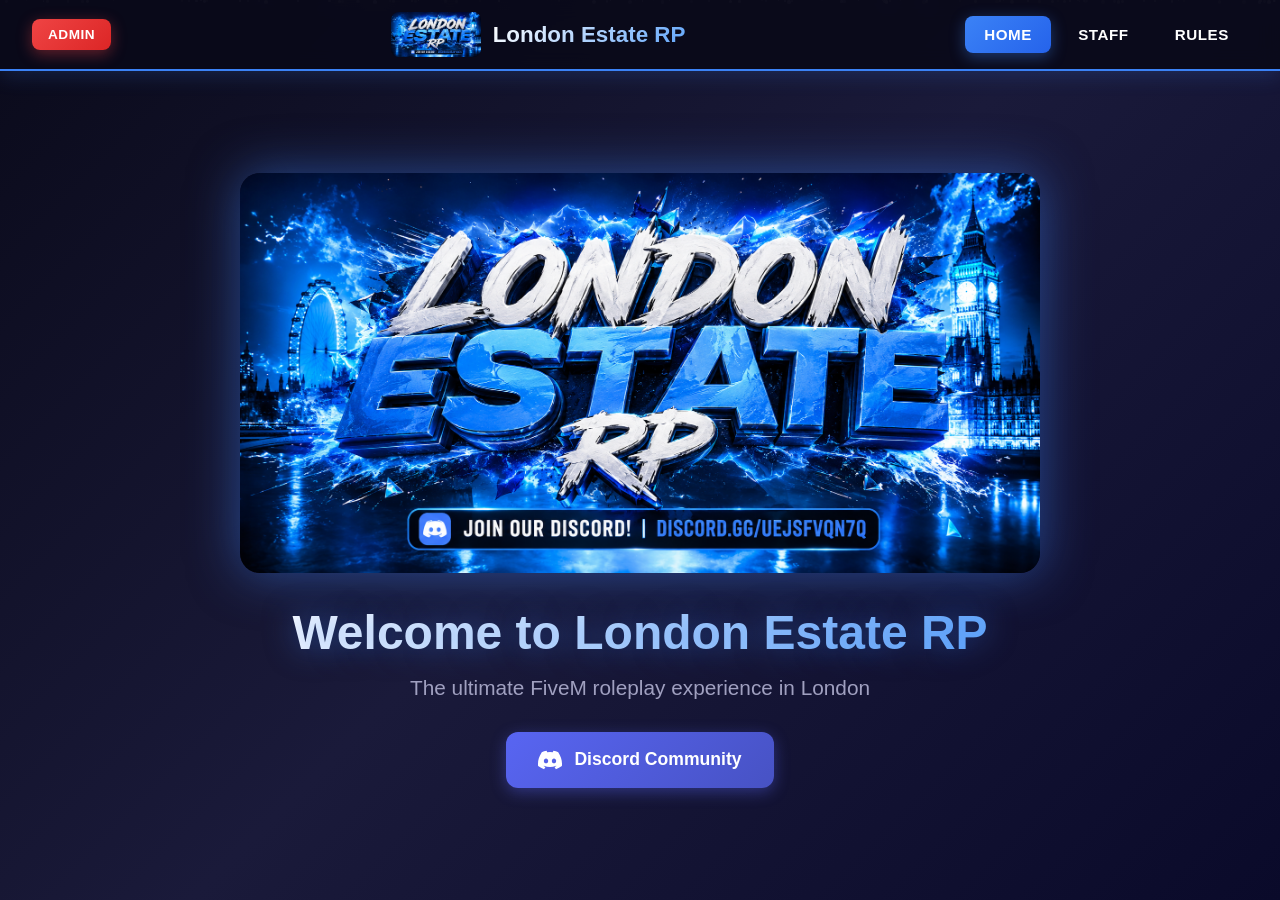
<file: index.html>
<!DOCTYPE html>
<html lang="en">
<head>
    <meta charset="UTF-8">
    <meta name="viewport" content="width=device-width, initial-scale=1.0">
    <title>London Estate RP - Home</title>
    <link rel="stylesheet" href="styles.css">
</head>
<body>
    <div class="stars"></div>
    
    <nav>
        <div class="nav-container">
            <button class="admin-btn" onclick="openAdminModal()">ADMIN</button>
            <a href="index.html" class="nav-logo">
                <img src="london-estate-rp-banner.png" alt="London Estate RP Logo">
                <span class="nav-logo-text">London Estate RP</span>
            </a>
            <div class="nav-links">
                <a href="index.html" class="nav-link active">Home</a>
                <a href="staff.html" class="nav-link">Staff</a>
                <a href="rules.html" class="nav-link">Rules</a>
            </div>
        </div>
    </nav>

    <!-- Admin Login Modal -->
    <div id="adminModal" class="modal">
        <div class="modal-content pin-modal">
            <span class="close" onclick="closeAdminModal()">&times;</span>
            <h2>Admin Access</h2>
            <p>Enter PIN code:</p>
            <div class="pin-display" id="pinDisplay">
                <span class="pin-dot"></span>
                <span class="pin-dot"></span>
                <span class="pin-dot"></span>
                <span class="pin-dot"></span>
            </div>
            <div class="keypad">
                <button class="keypad-btn" onclick="enterPin(1)">1</button>
                <button class="keypad-btn" onclick="enterPin(2)">2</button>
                <button class="keypad-btn" onclick="enterPin(3)">3</button>
                <button class="keypad-btn" onclick="enterPin(4)">4</button>
                <button class="keypad-btn" onclick="enterPin(5)">5</button>
                <button class="keypad-btn" onclick="enterPin(6)">6</button>
                <button class="keypad-btn" onclick="enterPin(7)">7</button>
                <button class="keypad-btn" onclick="enterPin(8)">8</button>
                <button class="keypad-btn" onclick="enterPin(9)">9</button>
                <button class="keypad-btn clear-btn" onclick="clearPin()">Clear</button>
                <button class="keypad-btn" onclick="enterPin(0)">0</button>
                <button class="keypad-btn submit-btn" onclick="submitPin()">Submit</button>
            </div>
            <p id="errorMessage" class="error"></p>
        </div>
    </div>

    <main>
        <div class="hero">
            <img src="london-estate-rp-banner.png" alt="London Estate RP" class="banner">
            <h1>Welcome to London Estate RP</h1>
            <p>The ultimate FiveM roleplay experience in London</p>
            <a href="https://discord.gg/jZYzh3n5dC" target="_blank" class="discord-btn">
                <svg width="24" height="24" viewBox="0 0 24 24" fill="currentColor">
                    <path d="M20.317 4.37a19.791 19.791 0 0 0-4.885-1.515.074.074 0 0 0-.079.037c-.21.375-.444.864-.608 1.25a18.27 18.27 0 0 0-5.487 0 12.64 12.64 0 0 0-.617-1.25.077.077 0 0 0-.079-.037A19.736 19.736 0 0 0 3.677 4.37a.07.07 0 0 0-.032.027C.533 9.046-.32 13.58.099 18.057a.082.082 0 0 0 .031.057 19.9 19.9 0 0 0 5.993 3.03.078.078 0 0 0 .084-.028 14.09 14.09 0 0 0 1.226-1.994.076.076 0 0 0-.041-.106 13.107 13.107 0 0 1-1.872-.892.077.077 0 0 1-.008-.128 10.2 10.2 0 0 0 .372-.292.074.074 0 0 1 .077-.01c3.928 1.793 8.18 1.793 12.062 0a.074.074 0 0 1 .078.01c.12.098.246.198.373.292a.077.077 0 0 1-.006.127 12.299 12.299 0 0 1-1.873.892.077.077 0 0 0-.041.107c.36.698.772 1.362 1.225 1.993a.076.076 0 0 0 .084.028 19.839 19.839 0 0 0 6.002-3.03.077.077 0 0 0 .032-.054c.5-5.177-.838-9.674-3.549-13.66a.061.061 0 0 0-.031-.03zM8.02 15.33c-1.183 0-2.157-1.085-2.157-2.419 0-1.333.956-2.419 2.157-2.419 1.21 0 2.176 1.096 2.157 2.42 0 1.333-.956 2.418-2.157 2.418zm7.975 0c-1.183 0-2.157-1.085-2.157-2.419 0-1.333.955-2.419 2.157-2.419 1.21 0 2.176 1.096 2.157 2.42 0 1.333-.946 2.418-2.157 2.418z"/>
                </svg>
                Discord Community
            </a>
        </div>
    </main>

    <script src="script.js"></script>
    <script src="admin.js"></script>
</body>
</html>
</file>
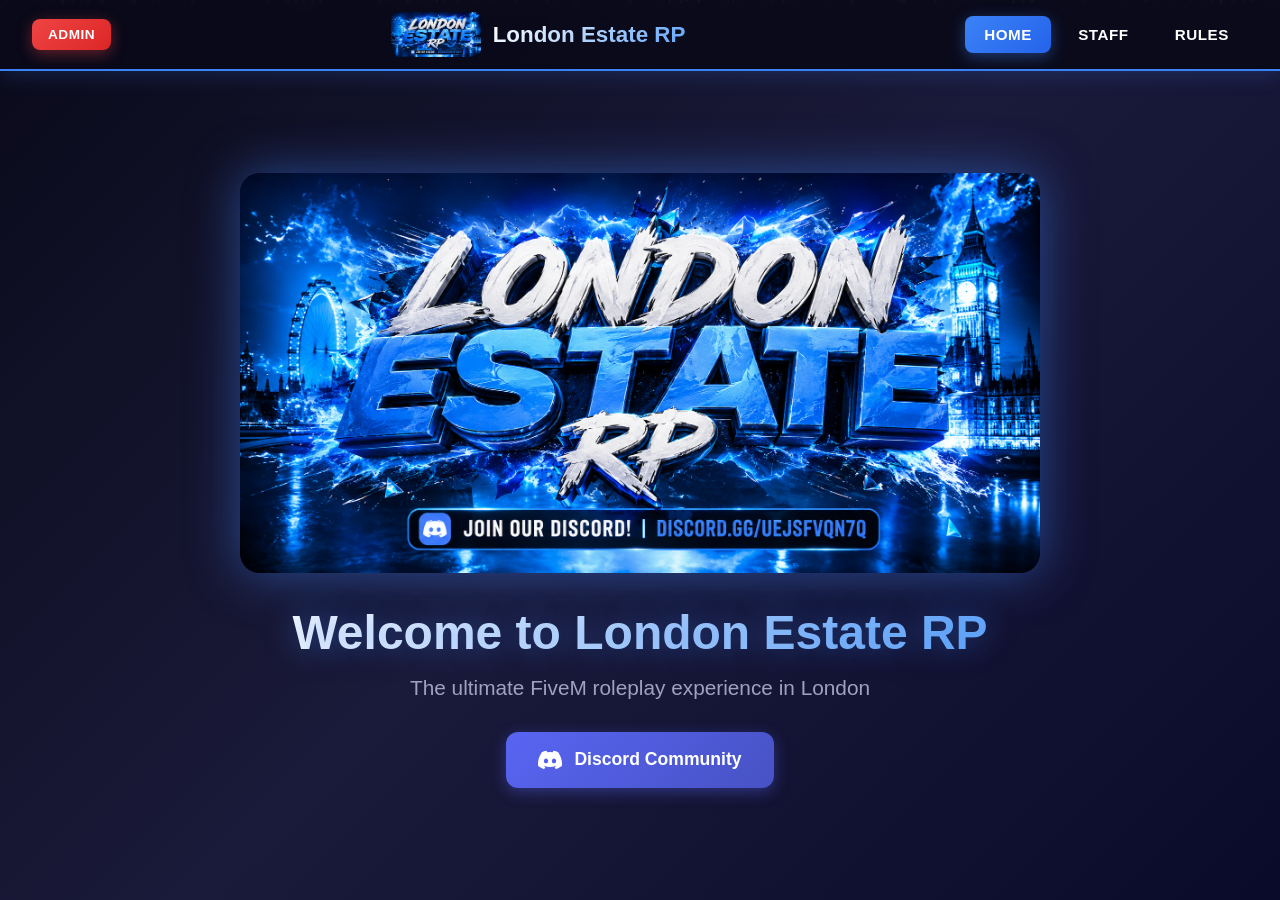
<file: admin.html>
<!DOCTYPE html>
<html lang="en">
<head>
    <meta charset="UTF-8">
    <meta name="viewport" content="width=device-width, initial-scale=1.0">
    <title>London Estate RP - Admin Panel</title>
    <link rel="stylesheet" href="styles.css">
</head>
<body>
    <div class="stars"></div>
    
    <nav>
        <div class="nav-container">
            <button class="admin-btn" onclick="logoutAdmin()">LOGOUT</button>
            <a href="index.html" class="nav-logo">
                <img src="london-estate-rp-banner.png" alt="London Estate RP Logo">
                <span class="nav-logo-text">London Estate RP</span>
            </a>
            <div class="nav-links">
                <a href="index.html" class="nav-link">Home</a>
                <a href="staff.html" class="nav-link">Staff</a>
                <a href="rules.html" class="nav-link">Rules</a>
            </div>
        </div>
    </nav>

    <main>
        <div class="admin-header">
            <h1>Admin Dashboard</h1>
            <p>Manage your server content</p>
        </div>

        <div class="admin-dashboard">
            <!-- Stats Cards -->
            <div class="stats-grid">
                <div class="stat-card">
                    <div class="stat-icon staff-icon">
                        <svg width="32" height="32" viewBox="0 0 24 24" fill="currentColor">
                            <path d="M12 12c2.21 0 4-1.79 4-4s-1.79-4-4-4-4 1.79-4 4 1.79 4 4 4zm0 2c-2.67 0-8 1.34-8 4v2h16v-2c0-2.66-5.33-4-8-4z"/>
                        </svg>
                    </div>
                    <div class="stat-info">
                        <h3 id="staffCount">0</h3>
                        <p>Staff Members</p>
                    </div>
                </div>
                <div class="stat-card">
                    <div class="stat-icon rules-icon">
                        <svg width="32" height="32" viewBox="0 0 24 24" fill="currentColor">
                            <path d="M14 2H6c-1.1 0-1.99.9-1.99 2L4 20c0 1.1.89 2 1.99 2H18c1.1 0 2-.9 2-2V8l-6-6zm2 16H8v-2h8v2zm0-4H8v-2h8v2zm-3-5V3.5L18.5 9H13z"/>
                        </svg>
                    </div>
                    <div class="stat-info">
                        <h3 id="rulesCount">0</h3>
                        <p>Active Rules</p>
                    </div>
                </div>
                <div class="stat-card">
                    <div class="stat-icon status-icon">
                        <svg width="32" height="32" viewBox="0 0 24 24" fill="currentColor">
                            <path d="M12 2C6.48 2 2 6.48 2 12s4.48 10 10 10 10-4.48 10-10S17.52 2 12 2zm-2 15l-5-5 1.41-1.41L10 14.17l7.59-7.59L19 8l-9 9z"/>
                        </svg>
                    </div>
                    <div class="stat-info">
                        <h3>Online</h3>
                        <p>System Status</p>
                    </div>
                </div>
            </div>

            <!-- Tabs -->
            <div class="admin-tabs">
                <button class="tab-btn active" onclick="switchTab('staff')">
                    <svg width="20" height="20" viewBox="0 0 24 24" fill="currentColor">
                        <path d="M12 12c2.21 0 4-1.79 4-4s-1.79-4-4-4-4 1.79-4 4 1.79 4 4 4zm0 2c-2.67 0-8 1.34-8 4v2h16v-2c0-2.66-5.33-4-8-4z"/>
                    </svg>
                    Staff Management
                </button>
                <button class="tab-btn" onclick="switchTab('rules')">
                    <svg width="20" height="20" viewBox="0 0 24 24" fill="currentColor">
                        <path d="M14 2H6c-1.1 0-1.99.9-1.99 2L4 20c0 1.1.89 2 1.99 2H18c1.1 0 2-.9 2-2V8l-6-6zm2 16H8v-2h8v2zm0-4H8v-2h8v2zm-3-5V3.5L18.5 9H13z"/>
                    </svg>
                    Rules Management
                </button>
            </div>

            <!-- Staff Management Tab -->
            <div id="staffTab" class="tab-content active">
                <div class="admin-section">
                    <div class="section-header">
                        <h2>Staff Members</h2>
                        <button class="add-btn" onclick="addStaffMember()">
                            <svg width="20" height="20" viewBox="0 0 24 24" fill="currentColor">
                                <path d="M19 13h-6v6h-2v-6H5v-2h6V5h2v6h6v2z"/>
                            </svg>
                            Add Staff Member
                        </button>
                    </div>
                    <div id="staffList" class="admin-list">
                        <!-- Staff members will be loaded here -->
                    </div>
                </div>
            </div>

            <!-- Rules Management Tab -->
            <div id="rulesTab" class="tab-content">
                <div class="admin-section">
                    <div class="section-header">
                        <h2>Server Rules</h2>
                        <button class="add-btn" onclick="addRule()">
                            <svg width="20" height="20" viewBox="0 0 24 24" fill="currentColor">
                                <path d="M19 13h-6v6h-2v-6H5v-2h6V5h2v6h6v2z"/>
                            </svg>
                            Add Rule
                        </button>
                    </div>
                    <div id="rulesList" class="admin-list">
                        <!-- Rules will be loaded here -->
                    </div>
                    <div class="save-section">
                        <button class="save-btn" onclick="saveRules()">
                            <svg width="20" height="20" viewBox="0 0 24 24" fill="currentColor">
                                <path d="M17 3H5c-1.11 0-2 .9-2 2v14c0 1.1.89 2 2 2h14c1.1 0 2-.9 2-2V7l-4-4zm-5 16c-1.66 0-3-1.34-3-3s1.34-3 3-3 3 1.34 3 3-1.34 3-3 3zm3-10H5V5h10v4z"/>
                            </svg>
                            Save All Changes
                        </button>
                    </div>
                </div>
            </div>
        </div>
    </main>

    <script src="admin.js"></script>
</body>
</html>
</file>
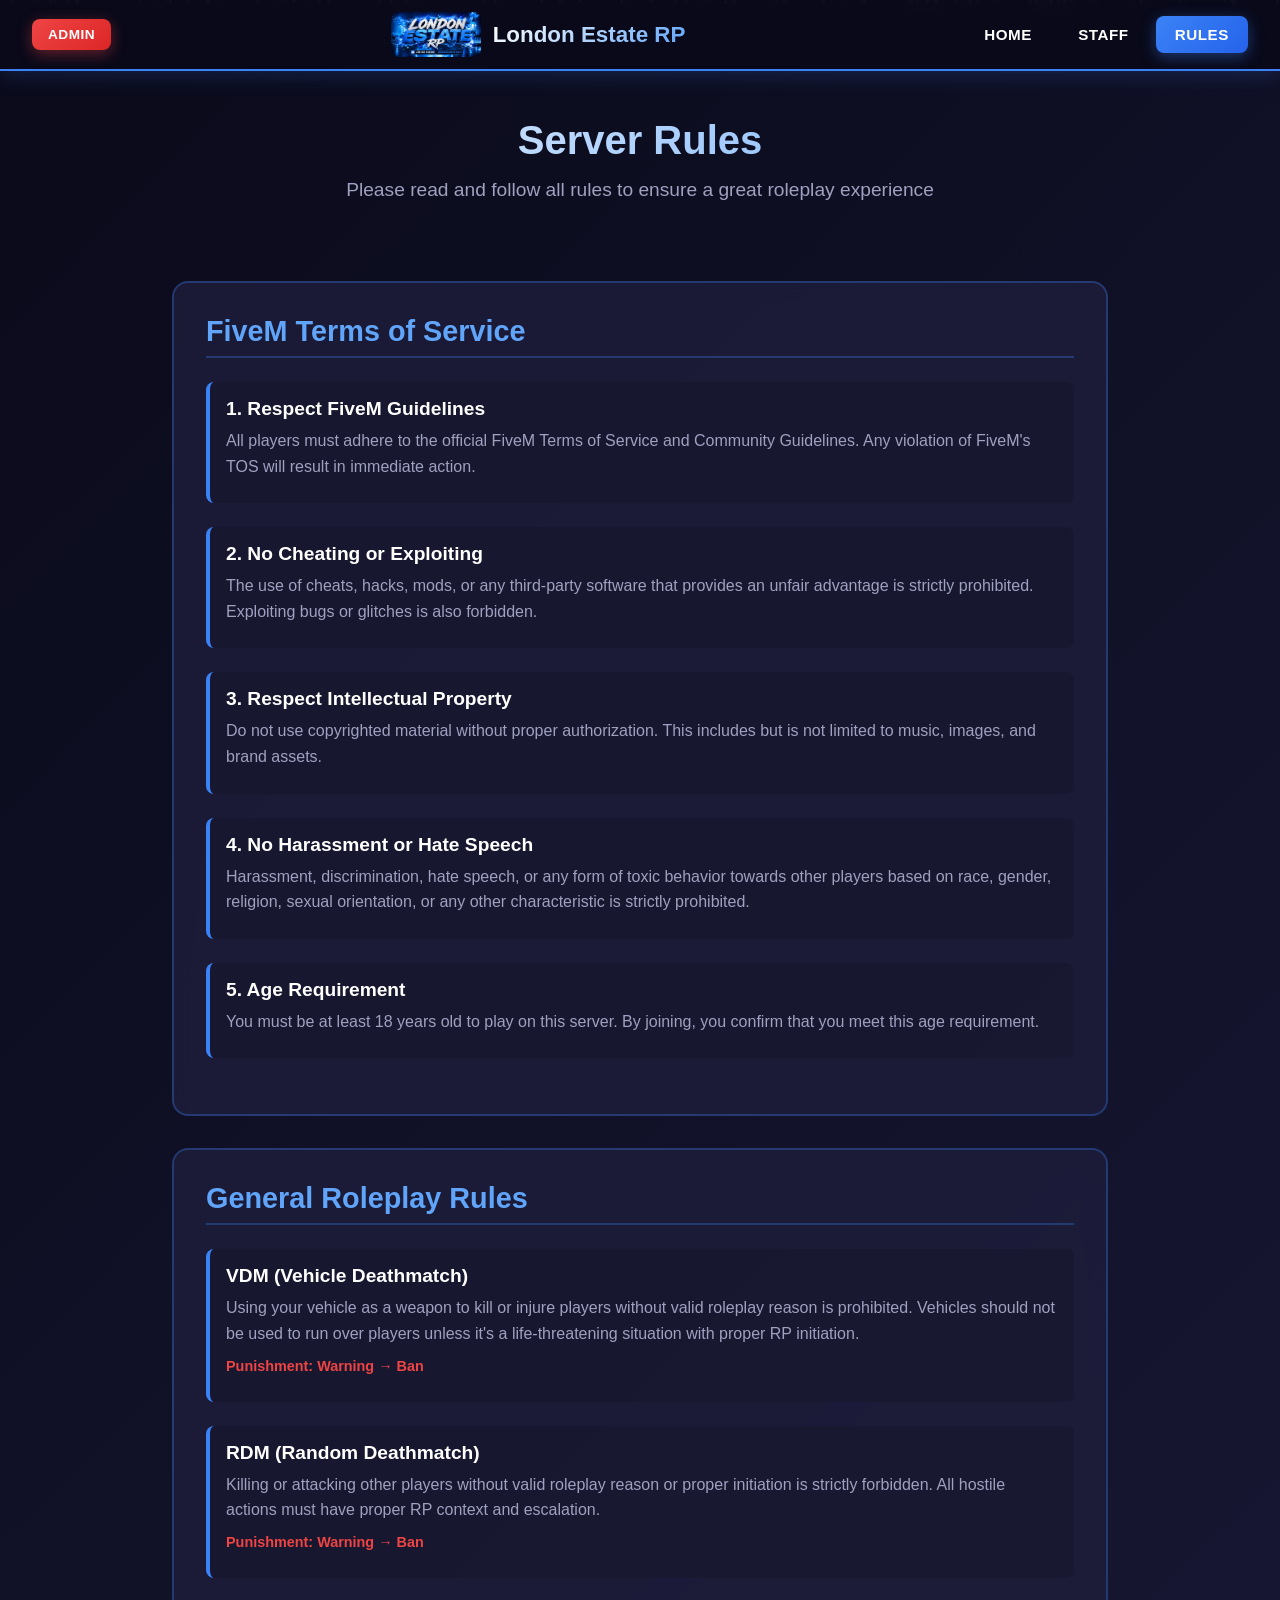
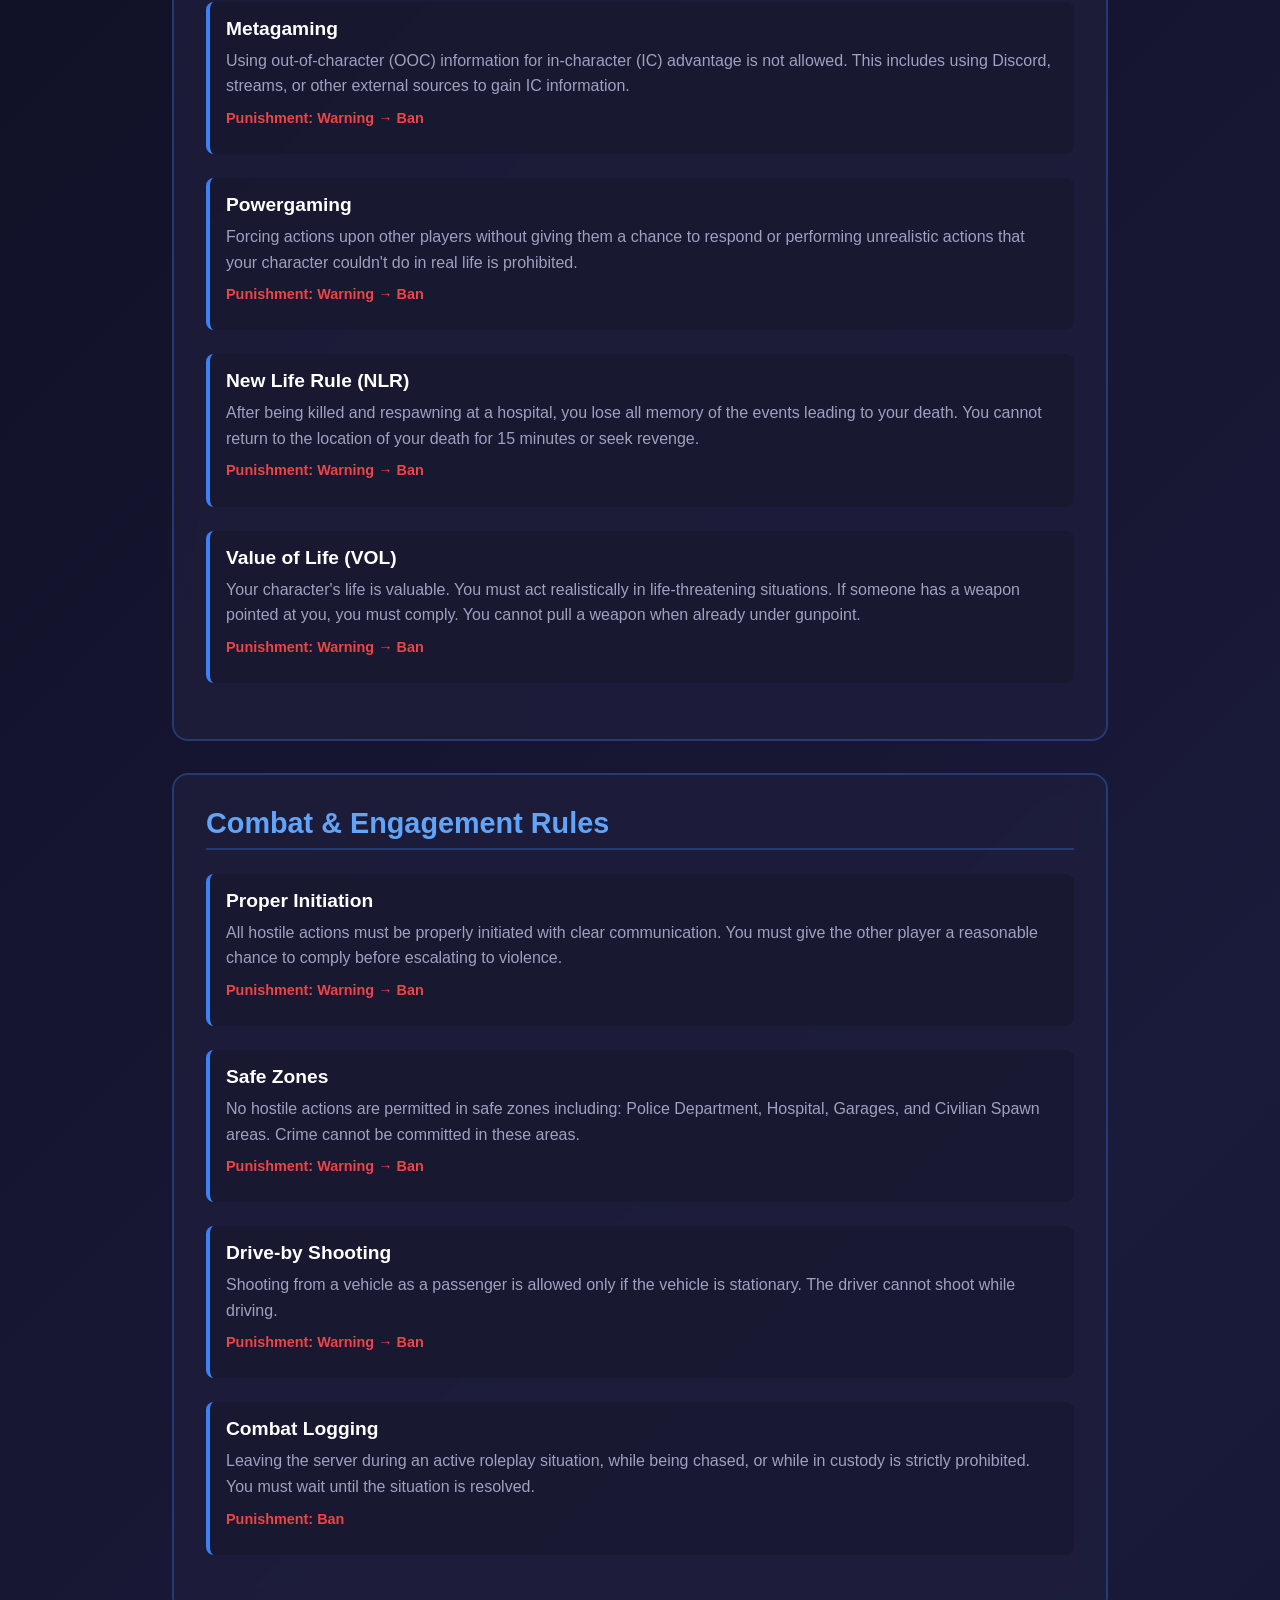
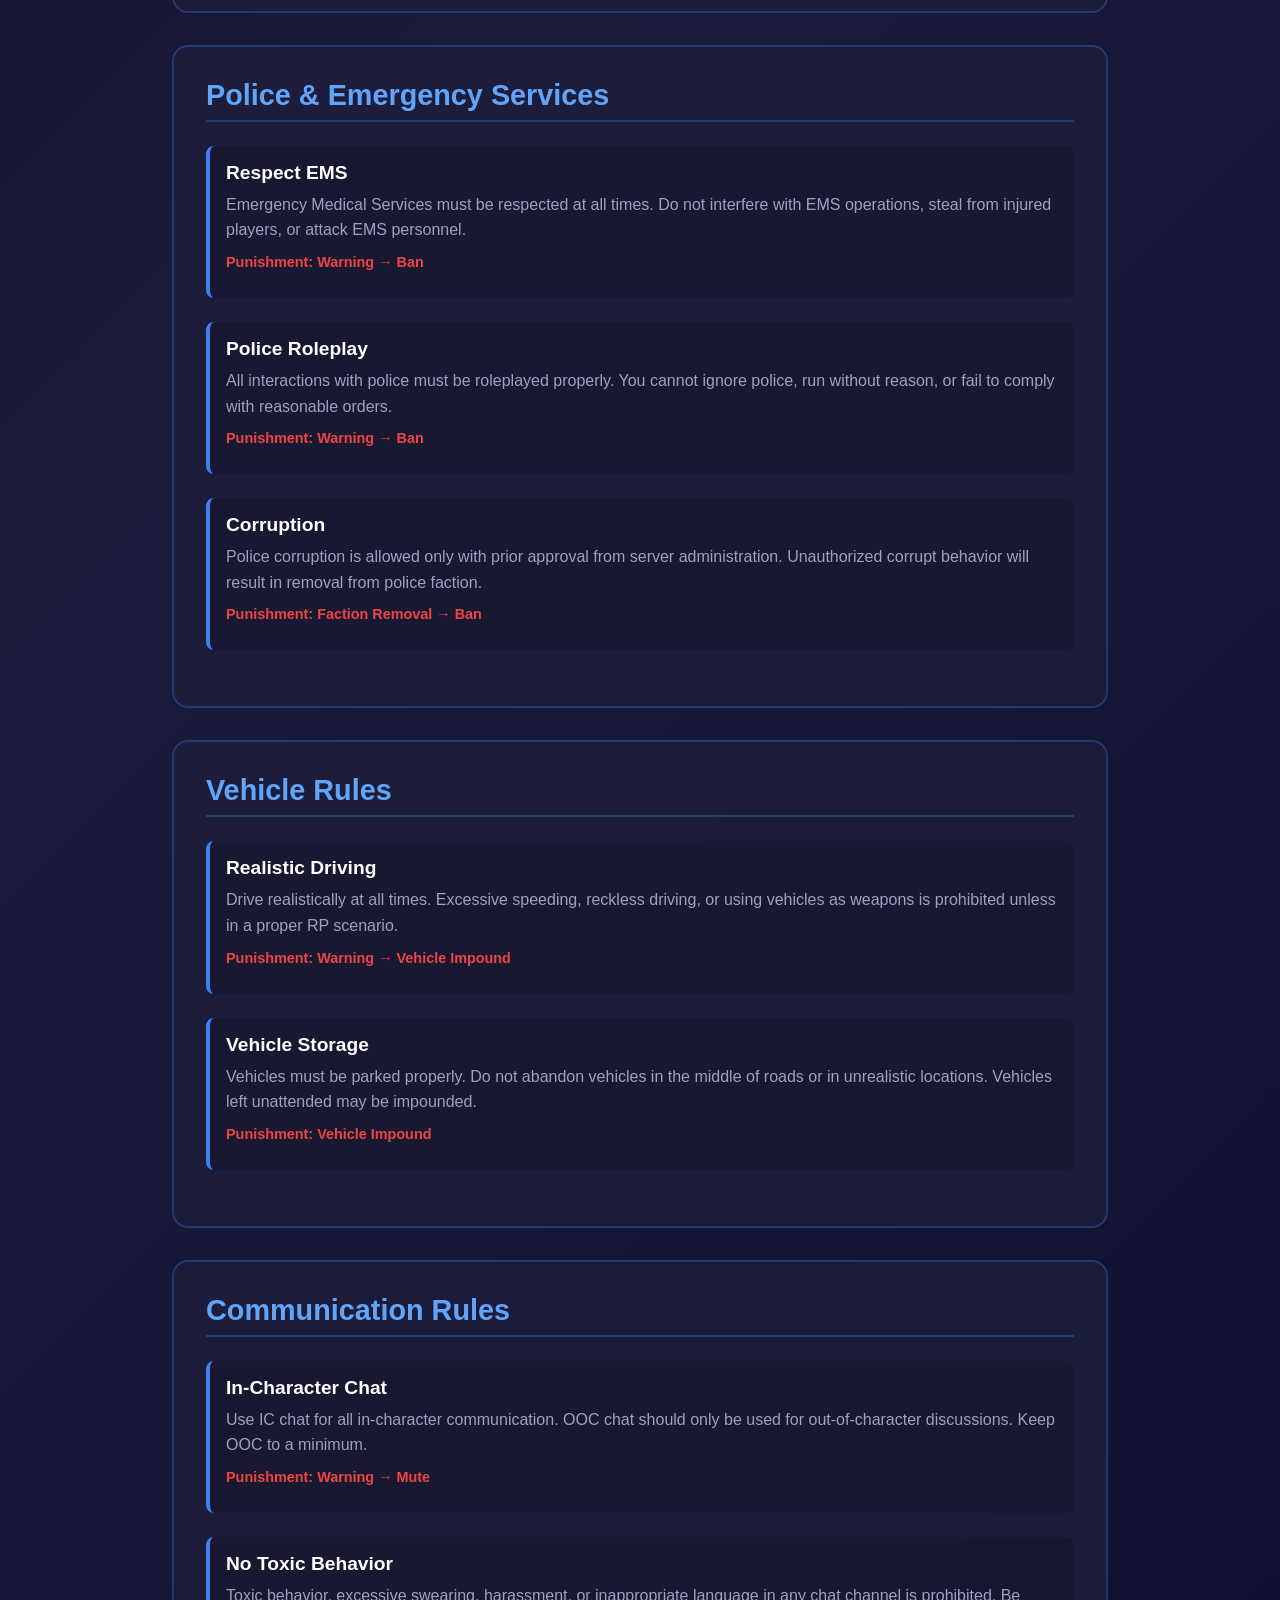
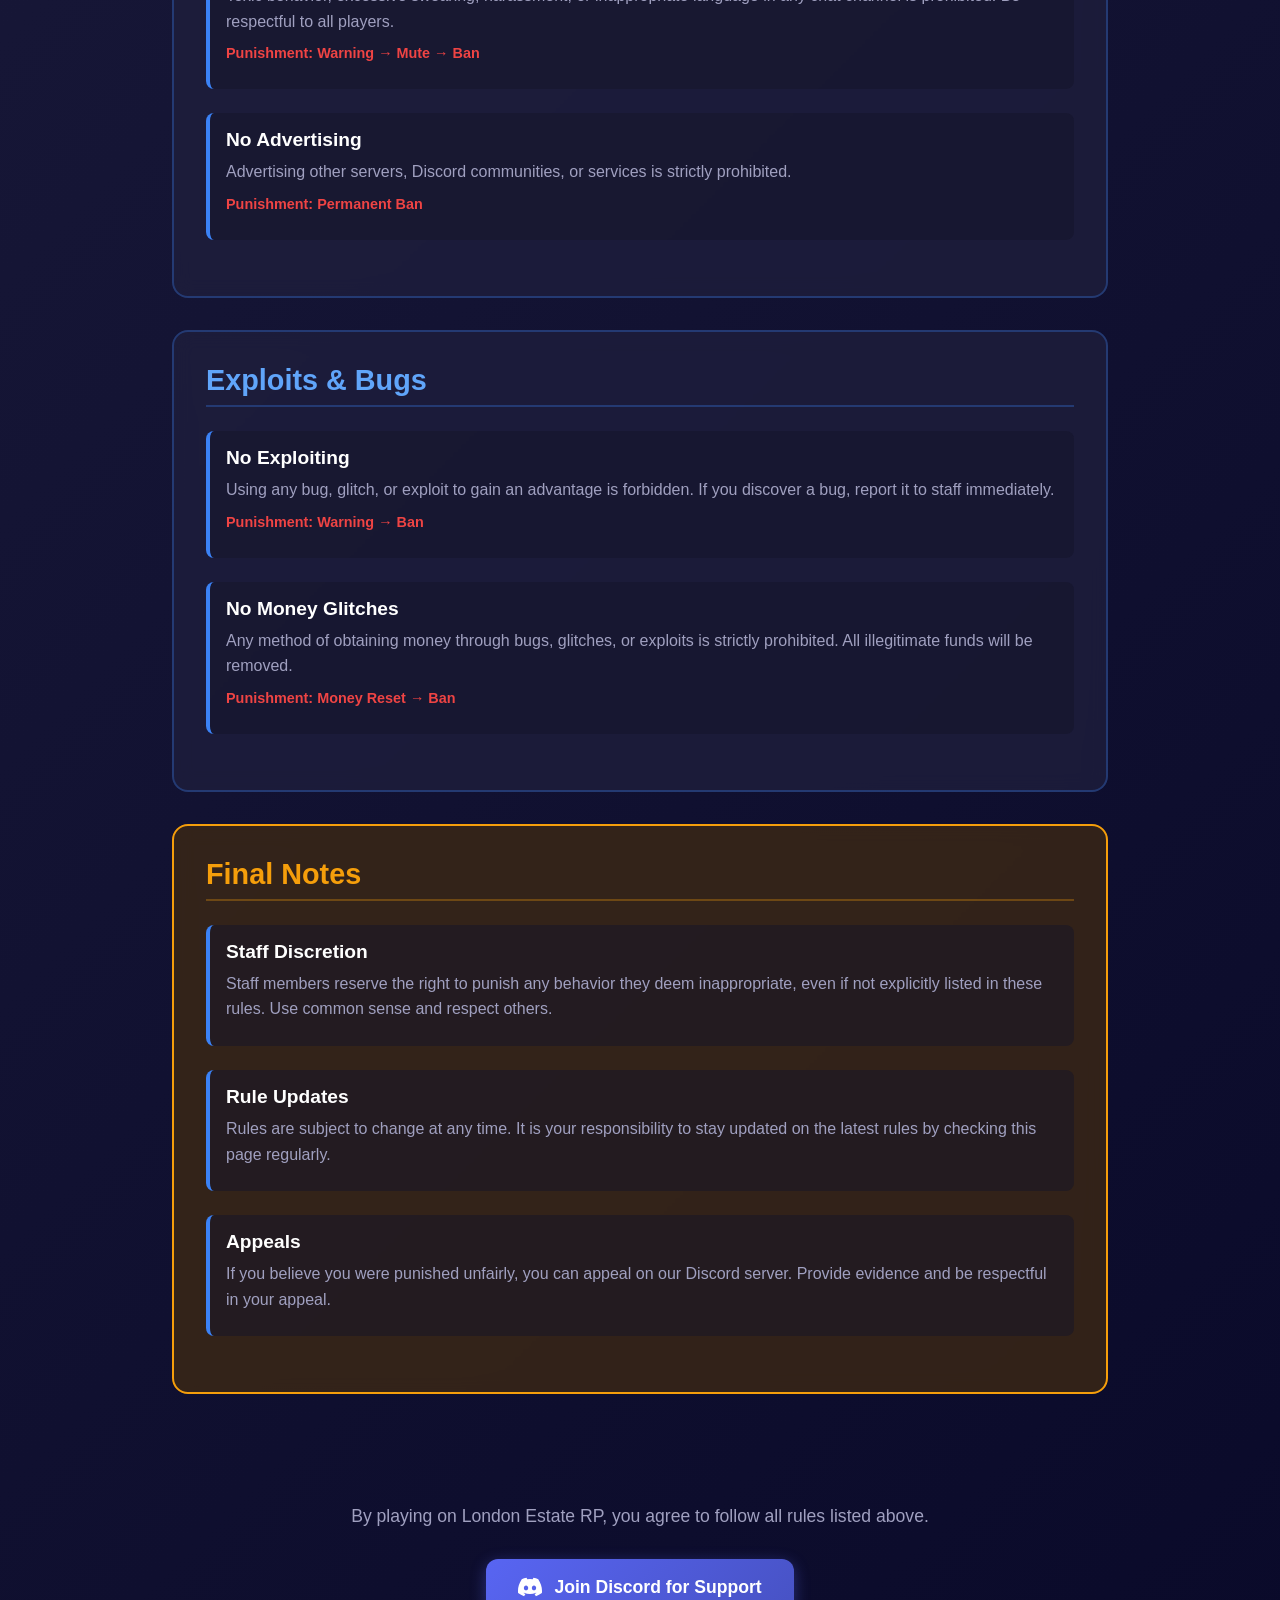
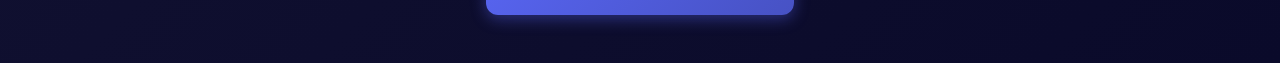
<file: rules.html>
<!DOCTYPE html>
<html lang="en">
<head>
    <meta charset="UTF-8">
    <meta name="viewport" content="width=device-width, initial-scale=1.0">
    <title>London Estate RP - Rules</title>
    <link rel="stylesheet" href="styles.css">
</head>
<body>
    <div class="stars"></div>
    
    <nav>
        <div class="nav-container">
            <button class="admin-btn" onclick="openAdminModal()">ADMIN</button>
            <a href="index.html" class="nav-logo">
                <img src="london-estate-rp-banner.png" alt="London Estate RP Logo">
                <span class="nav-logo-text">London Estate RP</span>
            </a>
            <div class="nav-links">
                <a href="index.html" class="nav-link">Home</a>
                <a href="staff.html" class="nav-link">Staff</a>
                <a href="rules.html" class="nav-link active">Rules</a>
            </div>
        </div>
    </nav>

    <!-- Admin Login Modal -->
    <div id="adminModal" class="modal">
        <div class="modal-content pin-modal">
            <span class="close" onclick="closeAdminModal()">&times;</span>
            <h2>Admin Access</h2>
            <p>Enter PIN code:</p>
            <div class="pin-display" id="pinDisplay">
                <span class="pin-dot"></span>
                <span class="pin-dot"></span>
                <span class="pin-dot"></span>
                <span class="pin-dot"></span>
            </div>
            <div class="keypad">
                <button class="keypad-btn" onclick="enterPin(1)">1</button>
                <button class="keypad-btn" onclick="enterPin(2)">2</button>
                <button class="keypad-btn" onclick="enterPin(3)">3</button>
                <button class="keypad-btn" onclick="enterPin(4)">4</button>
                <button class="keypad-btn" onclick="enterPin(5)">5</button>
                <button class="keypad-btn" onclick="enterPin(6)">6</button>
                <button class="keypad-btn" onclick="enterPin(7)">7</button>
                <button class="keypad-btn" onclick="enterPin(8)">8</button>
                <button class="keypad-btn" onclick="enterPin(9)">9</button>
                <button class="keypad-btn clear-btn" onclick="clearPin()">Clear</button>
                <button class="keypad-btn" onclick="enterPin(0)">0</button>
                <button class="keypad-btn submit-btn" onclick="submitPin()">Submit</button>
            </div>
            <p id="errorMessage" class="error"></p>
        </div>
    </div>

    <main>
        <div class="page-header">
            <h1>Server Rules</h1>
            <p>Please read and follow all rules to ensure a great roleplay experience</p>
        </div>

        <div class="rules-container">
            <section class="rule-section">
                <h2>FiveM Terms of Service</h2>
                <div class="rule-item">
                    <h3>1. Respect FiveM Guidelines</h3>
                    <p>All players must adhere to the official FiveM Terms of Service and Community Guidelines. Any violation of FiveM's TOS will result in immediate action.</p>
                </div>
                <div class="rule-item">
                    <h3>2. No Cheating or Exploiting</h3>
                    <p>The use of cheats, hacks, mods, or any third-party software that provides an unfair advantage is strictly prohibited. Exploiting bugs or glitches is also forbidden.</p>
                </div>
                <div class="rule-item">
                    <h3>3. Respect Intellectual Property</h3>
                    <p>Do not use copyrighted material without proper authorization. This includes but is not limited to music, images, and brand assets.</p>
                </div>
                <div class="rule-item">
                    <h3>4. No Harassment or Hate Speech</h3>
                    <p>Harassment, discrimination, hate speech, or any form of toxic behavior towards other players based on race, gender, religion, sexual orientation, or any other characteristic is strictly prohibited.</p>
                </div>
                <div class="rule-item">
                    <h3>5. Age Requirement</h3>
                    <p>You must be at least 18 years old to play on this server. By joining, you confirm that you meet this age requirement.</p>
                </div>
            </section>

            <section class="rule-section">
                <h2>General Roleplay Rules</h2>
                <div class="rule-item">
                    <h3>VDM (Vehicle Deathmatch)</h3>
                    <p>Using your vehicle as a weapon to kill or injure players without valid roleplay reason is prohibited. Vehicles should not be used to run over players unless it's a life-threatening situation with proper RP initiation.</p>
                    <p class="punishment">Punishment: Warning → Ban</p>
                </div>
                <div class="rule-item">
                    <h3>RDM (Random Deathmatch)</h3>
                    <p>Killing or attacking other players without valid roleplay reason or proper initiation is strictly forbidden. All hostile actions must have proper RP context and escalation.</p>
                    <p class="punishment">Punishment: Warning → Ban</p>
                </div>
                <div class="rule-item">
                    <h3>Metagaming</h3>
                    <p>Using out-of-character (OOC) information for in-character (IC) advantage is not allowed. This includes using Discord, streams, or other external sources to gain IC information.</p>
                    <p class="punishment">Punishment: Warning → Ban</p>
                </div>
                <div class="rule-item">
                    <h3>Powergaming</h3>
                    <p>Forcing actions upon other players without giving them a chance to respond or performing unrealistic actions that your character couldn't do in real life is prohibited.</p>
                    <p class="punishment">Punishment: Warning → Ban</p>
                </div>
                <div class="rule-item">
                    <h3>New Life Rule (NLR)</h3>
                    <p>After being killed and respawning at a hospital, you lose all memory of the events leading to your death. You cannot return to the location of your death for 15 minutes or seek revenge.</p>
                    <p class="punishment">Punishment: Warning → Ban</p>
                </div>
                <div class="rule-item">
                    <h3>Value of Life (VOL)</h3>
                    <p>Your character's life is valuable. You must act realistically in life-threatening situations. If someone has a weapon pointed at you, you must comply. You cannot pull a weapon when already under gunpoint.</p>
                    <p class="punishment">Punishment: Warning → Ban</p>
                </div>
            </section>

            <section class="rule-section">
                <h2>Combat & Engagement Rules</h2>
                <div class="rule-item">
                    <h3>Proper Initiation</h3>
                    <p>All hostile actions must be properly initiated with clear communication. You must give the other player a reasonable chance to comply before escalating to violence.</p>
                    <p class="punishment">Punishment: Warning → Ban</p>
                </div>
                <div class="rule-item">
                    <h3>Safe Zones</h3>
                    <p>No hostile actions are permitted in safe zones including: Police Department, Hospital, Garages, and Civilian Spawn areas. Crime cannot be committed in these areas.</p>
                    <p class="punishment">Punishment: Warning → Ban</p>
                </div>
                <div class="rule-item">
                    <h3>Drive-by Shooting</h3>
                    <p>Shooting from a vehicle as a passenger is allowed only if the vehicle is stationary. The driver cannot shoot while driving.</p>
                    <p class="punishment">Punishment: Warning → Ban</p>
                </div>
                <div class="rule-item">
                    <h3>Combat Logging</h3>
                    <p>Leaving the server during an active roleplay situation, while being chased, or while in custody is strictly prohibited. You must wait until the situation is resolved.</p>
                    <p class="punishment">Punishment: Ban</p>
                </div>
            </section>

            <section class="rule-section">
                <h2>Police & Emergency Services</h2>
                <div class="rule-item">
                    <h3>Respect EMS</h3>
                    <p>Emergency Medical Services must be respected at all times. Do not interfere with EMS operations, steal from injured players, or attack EMS personnel.</p>
                    <p class="punishment">Punishment: Warning → Ban</p>
                </div>
                <div class="rule-item">
                    <h3>Police Roleplay</h3>
                    <p>All interactions with police must be roleplayed properly. You cannot ignore police, run without reason, or fail to comply with reasonable orders.</p>
                    <p class="punishment">Punishment: Warning → Ban</p>
                </div>
                <div class="rule-item">
                    <h3>Corruption</h3>
                    <p>Police corruption is allowed only with prior approval from server administration. Unauthorized corrupt behavior will result in removal from police faction.</p>
                    <p class="punishment">Punishment: Faction Removal → Ban</p>
                </div>
            </section>

            <section class="rule-section">
                <h2>Vehicle Rules</h2>
                <div class="rule-item">
                    <h3>Realistic Driving</h3>
                    <p>Drive realistically at all times. Excessive speeding, reckless driving, or using vehicles as weapons is prohibited unless in a proper RP scenario.</p>
                    <p class="punishment">Punishment: Warning → Vehicle Impound</p>
                </div>
                <div class="rule-item">
                    <h3>Vehicle Storage</h3>
                    <p>Vehicles must be parked properly. Do not abandon vehicles in the middle of roads or in unrealistic locations. Vehicles left unattended may be impounded.</p>
                    <p class="punishment">Punishment: Vehicle Impound</p>
                </div>
            </section>

            <section class="rule-section">
                <h2>Communication Rules</h2>
                <div class="rule-item">
                    <h3>In-Character Chat</h3>
                    <p>Use IC chat for all in-character communication. OOC chat should only be used for out-of-character discussions. Keep OOC to a minimum.</p>
                    <p class="punishment">Punishment: Warning → Mute</p>
                </div>
                <div class="rule-item">
                    <h3>No Toxic Behavior</h3>
                    <p>Toxic behavior, excessive swearing, harassment, or inappropriate language in any chat channel is prohibited. Be respectful to all players.</p>
                    <p class="punishment">Punishment: Warning → Mute → Ban</p>
                </div>
                <div class="rule-item">
                    <h3>No Advertising</h3>
                    <p>Advertising other servers, Discord communities, or services is strictly prohibited.</p>
                    <p class="punishment">Punishment: Permanent Ban</p>
                </div>
            </section>

            <section class="rule-section">
                <h2>Exploits & Bugs</h2>
                <div class="rule-item">
                    <h3>No Exploiting</h3>
                    <p>Using any bug, glitch, or exploit to gain an advantage is forbidden. If you discover a bug, report it to staff immediately.</p>
                    <p class="punishment">Punishment: Warning → Ban</p>
                </div>
                <div class="rule-item">
                    <h3>No Money Glitches</h3>
                    <p>Any method of obtaining money through bugs, glitches, or exploits is strictly prohibited. All illegitimate funds will be removed.</p>
                    <p class="punishment">Punishment: Money Reset → Ban</p>
                </div>
            </section>

            <section class="rule-section important">
                <h2>Final Notes</h2>
                <div class="rule-item">
                    <h3>Staff Discretion</h3>
                    <p>Staff members reserve the right to punish any behavior they deem inappropriate, even if not explicitly listed in these rules. Use common sense and respect others.</p>
                </div>
                <div class="rule-item">
                    <h3>Rule Updates</h3>
                    <p>Rules are subject to change at any time. It is your responsibility to stay updated on the latest rules by checking this page regularly.</p>
                </div>
                <div class="rule-item">
                    <h3>Appeals</h3>
                    <p>If you believe you were punished unfairly, you can appeal on our Discord server. Provide evidence and be respectful in your appeal.</p>
                </div>
            </section>
        </div>

        <div class="rules-footer">
            <p>By playing on London Estate RP, you agree to follow all rules listed above.</p>
            <a href="https://discord.gg/jZYzh3n5dC" target="_blank" class="discord-btn">
                <svg width="24" height="24" viewBox="0 0 24 24" fill="currentColor">
                    <path d="M20.317 4.37a19.791 19.791 0 0 0-4.885-1.515.074.074 0 0 0-.079.037c-.21.375-.444.864-.608 1.25a18.27 18.27 0 0 0-5.487 0 12.64 12.64 0 0 0-.617-1.25.077.077 0 0 0-.079-.037A19.736 19.736 0 0 0 3.677 4.37a.07.07 0 0 0-.032.027C.533 9.046-.32 13.58.099 18.057a.082.082 0 0 0 .031.057 19.9 19.9 0 0 0 5.993 3.03.078.078 0 0 0 .084-.028 14.09 14.09 0 0 0 1.226-1.994.076.076 0 0 0-.041-.106 13.107 13.107 0 0 1-1.872-.892.077.077 0 0 1-.008-.128 10.2 10.2 0 0 0 .372-.292.074.074 0 0 1 .077-.01c3.928 1.793 8.18 1.793 12.062 0a.074.074 0 0 1 .078.01c.12.098.246.198.373.292a.077.077 0 0 1-.006.127 12.299 12.299 0 0 1-1.873.892.077.077 0 0 0-.041.107c.36.698.772 1.362 1.225 1.993a.076.076 0 0 0 .084.028 19.839 19.839 0 0 0 6.002-3.03.077.077 0 0 0 .032-.054c.5-5.177-.838-9.674-3.549-13.66a.061.061 0 0 0-.031-.03zM8.02 15.33c-1.183 0-2.157-1.085-2.157-2.419 0-1.333.956-2.419 2.157-2.419 1.21 0 2.176 1.096 2.157 2.42 0 1.333-.956 2.418-2.157 2.418zm7.975 0c-1.183 0-2.157-1.085-2.157-2.419 0-1.333.955-2.419 2.157-2.419 1.21 0 2.176 1.096 2.157 2.42 0 1.333-.946 2.418-2.157 2.418z"/>
                </svg>
                Join Discord for Support
            </a>
        </div>
    </main>

    <script src="script.js"></script>
    <script src="admin.js"></script>
</body>
</html>
</file>
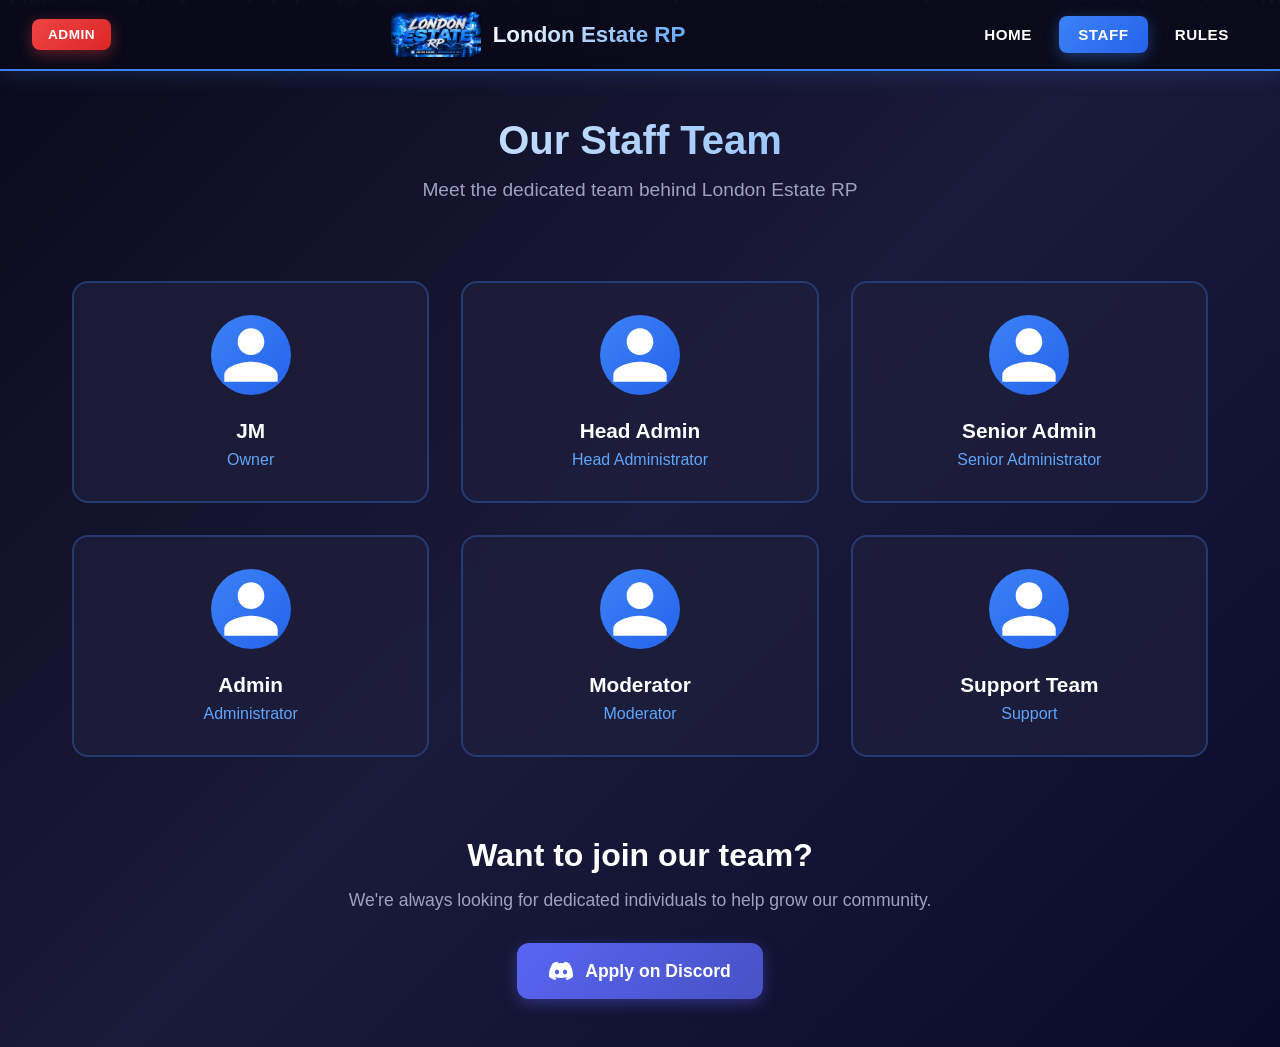
<file: staff.html>
<!DOCTYPE html>
<html lang="en">
<head>
    <meta charset="UTF-8">
    <meta name="viewport" content="width=device-width, initial-scale=1.0">
    <title>London Estate RP - Staff</title>
    <link rel="stylesheet" href="styles.css">
</head>
<body>
    <div class="stars"></div>
    
    <nav>
        <div class="nav-container">
            <button class="admin-btn" onclick="openAdminModal()">ADMIN</button>
            <a href="index.html" class="nav-logo">
                <img src="london-estate-rp-banner.png" alt="London Estate RP Logo">
                <span class="nav-logo-text">London Estate RP</span>
            </a>
            <div class="nav-links">
                <a href="index.html" class="nav-link">Home</a>
                <a href="staff.html" class="nav-link active">Staff</a>
                <a href="rules.html" class="nav-link">Rules</a>
            </div>
        </div>
    </nav>

    <!-- Admin Login Modal -->
    <div id="adminModal" class="modal">
        <div class="modal-content pin-modal">
            <span class="close" onclick="closeAdminModal()">&times;</span>
            <h2>Admin Access</h2>
            <p>Enter PIN code:</p>
            <div class="pin-display" id="pinDisplay">
                <span class="pin-dot"></span>
                <span class="pin-dot"></span>
                <span class="pin-dot"></span>
                <span class="pin-dot"></span>
            </div>
            <div class="keypad">
                <button class="keypad-btn" onclick="enterPin(1)">1</button>
                <button class="keypad-btn" onclick="enterPin(2)">2</button>
                <button class="keypad-btn" onclick="enterPin(3)">3</button>
                <button class="keypad-btn" onclick="enterPin(4)">4</button>
                <button class="keypad-btn" onclick="enterPin(5)">5</button>
                <button class="keypad-btn" onclick="enterPin(6)">6</button>
                <button class="keypad-btn" onclick="enterPin(7)">7</button>
                <button class="keypad-btn" onclick="enterPin(8)">8</button>
                <button class="keypad-btn" onclick="enterPin(9)">9</button>
                <button class="keypad-btn clear-btn" onclick="clearPin()">Clear</button>
                <button class="keypad-btn" onclick="enterPin(0)">0</button>
                <button class="keypad-btn submit-btn" onclick="submitPin()">Submit</button>
            </div>
            <p id="errorMessage" class="error"></p>
        </div>
    </div>

    <main>
        <div class="page-header">
            <h1>Our Staff Team</h1>
            <p>Meet the dedicated team behind London Estate RP</p>
        </div>

        <div class="staff-grid" id="staffGrid">
            <!-- Staff members will be loaded dynamically from localStorage -->
        </div>

        <div class="join-staff">
            <h2>Want to join our team?</h2>
            <p>We're always looking for dedicated individuals to help grow our community.</p>
            <a href="https://discord.gg/jZYzh3n5dC" target="_blank" class="discord-btn">
                <svg width="24" height="24" viewBox="0 0 24 24" fill="currentColor">
                    <path d="M20.317 4.37a19.791 19.791 0 0 0-4.885-1.515.074.074 0 0 0-.079.037c-.21.375-.444.864-.608 1.25a18.27 18.27 0 0 0-5.487 0 12.64 12.64 0 0 0-.617-1.25.077.077 0 0 0-.079-.037A19.736 19.736 0 0 0 3.677 4.37a.07.07 0 0 0-.032.027C.533 9.046-.32 13.58.099 18.057a.082.082 0 0 0 .031.057 19.9 19.9 0 0 0 5.993 3.03.078.078 0 0 0 .084-.028 14.09 14.09 0 0 0 1.226-1.994.076.076 0 0 0-.041-.106 13.107 13.107 0 0 1-1.872-.892.077.077 0 0 1-.008-.128 10.2 10.2 0 0 0 .372-.292.074.074 0 0 1 .077-.01c3.928 1.793 8.18 1.793 12.062 0a.074.074 0 0 1 .078.01c.12.098.246.198.373.292a.077.077 0 0 1-.006.127 12.299 12.299 0 0 1-1.873.892.077.077 0 0 0-.041.107c.36.698.772 1.362 1.225 1.993a.076.076 0 0 0 .084.028 19.839 19.839 0 0 0 6.002-3.03.077.077 0 0 0 .032-.054c.5-5.177-.838-9.674-3.549-13.66a.061.061 0 0 0-.031-.03zM8.02 15.33c-1.183 0-2.157-1.085-2.157-2.419 0-1.333.956-2.419 2.157-2.419 1.21 0 2.176 1.096 2.157 2.42 0 1.333-.956 2.418-2.157 2.418zm7.975 0c-1.183 0-2.157-1.085-2.157-2.419 0-1.333.955-2.419 2.157-2.419 1.21 0 2.176 1.096 2.157 2.42 0 1.333-.946 2.418-2.157 2.418z"/>
                </svg>
                Apply on Discord
            </a>
        </div>
    </main>

    <script src="script.js"></script>
    <script src="admin.js"></script>
</body>
</html>
</file>
<file: styles.css>
* {
    margin: 0;
    padding: 0;
    box-sizing: border-box;
}

body {
    font-family: 'Segoe UI', Tahoma, Geneva, Verdana, sans-serif;
    background: linear-gradient(135deg, #0a0a1a 0%, #1a1a3a 50%, #0a0a2a 100%);
    color: #ffffff;
    min-height: 100vh;
    overflow-x: hidden;
}

/* Falling Stars Background */
.stars {
    position: fixed;
    top: 0;
    left: 0;
    width: 100%;
    height: 100%;
    pointer-events: none;
    z-index: 0;
    overflow: hidden;
}

.star {
    position: absolute;
    width: 2px;
    height: 2px;
    background: white;
    border-radius: 50%;
    animation: fall linear infinite;
}

@keyframes fall {
    0% {
        transform: translateY(-10px);
        opacity: 1;
    }
    100% {
        transform: translateY(100vh);
        opacity: 0;
    }
}

/* Navigation */
nav {
    position: fixed;
    top: 0;
    left: 0;
    right: 0;
    background: rgba(10, 10, 26, 0.95);
    backdrop-filter: blur(10px);
    border-bottom: 2px solid #3b82f6;
    z-index: 1000;
    padding: 0.75rem 0;
    box-shadow: 0 4px 20px rgba(59, 130, 246, 0.2);
}

.nav-container {
    max-width: 1400px;
    margin: 0 auto;
    display: flex;
    justify-content: space-between;
    align-items: center;
    padding: 0 2rem;
}

.nav-links {
    display: flex;
    gap: 0.5rem;
}

.nav-link {
    color: #ffffff;
    text-decoration: none;
    font-size: 0.95rem;
    font-weight: 600;
    padding: 0.6rem 1.2rem;
    border-radius: 8px;
    transition: all 0.3s ease;
    text-transform: uppercase;
    letter-spacing: 0.5px;
}

.nav-link:hover {
    background: rgba(59, 130, 246, 0.3);
    color: #60a5fa;
    transform: translateY(-2px);
}

.nav-link.active {
    background: linear-gradient(135deg, #3b82f6, #2563eb);
    color: #ffffff;
    box-shadow: 0 4px 15px rgba(59, 130, 246, 0.4);
}

/* Logo */
.nav-logo {
    display: flex;
    align-items: center;
    gap: 0.75rem;
    text-decoration: none;
}

.nav-logo img {
    height: 45px;
    width: auto;
    border-radius: 8px;
}

.nav-logo-text {
    font-size: 1.4rem;
    font-weight: 700;
    background: linear-gradient(135deg, #ffffff, #60a5fa);
    -webkit-background-clip: text;
    -webkit-text-fill-color: transparent;
    background-clip: text;
}

/* Main Content */
main {
    position: relative;
    z-index: 1;
    padding-top: 70px;
    min-height: 100vh;
}

/* Hero Section */
.hero {
    display: flex;
    flex-direction: column;
    align-items: center;
    justify-content: center;
    min-height: calc(100vh - 80px);
    padding: 2rem;
    text-align: center;
}

.banner {
    max-width: 800px;
    width: 100%;
    height: auto;
    border-radius: 20px;
    box-shadow: 0 0 50px rgba(59, 130, 246, 0.5);
    margin-bottom: 2rem;
}

.hero h1 {
    font-size: 3rem;
    margin-bottom: 1rem;
    background: linear-gradient(135deg, #ffffff, #60a5fa);
    -webkit-background-clip: text;
    -webkit-text-fill-color: transparent;
    background-clip: text;
    text-shadow: 0 0 30px rgba(59, 130, 246, 0.5);
}

.hero p {
    font-size: 1.3rem;
    color: #a0a0c0;
    margin-bottom: 2rem;
}

/* Discord Button */
.discord-btn {
    display: inline-flex;
    align-items: center;
    gap: 0.75rem;
    background: linear-gradient(135deg, #5865f2, #4752c4);
    color: #ffffff;
    text-decoration: none;
    padding: 1rem 2rem;
    border-radius: 12px;
    font-size: 1.1rem;
    font-weight: 600;
    transition: all 0.3s ease;
    box-shadow: 0 4px 15px rgba(88, 101, 242, 0.4);
}

.discord-btn:hover {
    transform: translateY(-3px);
    box-shadow: 0 6px 25px rgba(88, 101, 242, 0.6);
}

.discord-btn svg {
    width: 24px;
    height: 24px;
}

/* Page Header */
.page-header {
    text-align: center;
    padding: 3rem 2rem;
}

.page-header h1 {
    font-size: 2.5rem;
    margin-bottom: 1rem;
    background: linear-gradient(135deg, #ffffff, #60a5fa);
    -webkit-background-clip: text;
    -webkit-text-fill-color: transparent;
    background-clip: text;
}

.page-header p {
    font-size: 1.2rem;
    color: #a0a0c0;
}

/* Staff Grid */
.staff-grid {
    display: grid;
    grid-template-columns: repeat(auto-fit, minmax(280px, 1fr));
    gap: 2rem;
    max-width: 1200px;
    margin: 0 auto;
    padding: 2rem;
}

.staff-card {
    background: rgba(30, 30, 60, 0.8);
    border: 2px solid rgba(59, 130, 246, 0.3);
    border-radius: 16px;
    padding: 2rem;
    text-align: center;
    transition: all 0.3s ease;
    backdrop-filter: blur(10px);
}

.staff-card:hover {
    transform: translateY(-5px);
    border-color: #3b82f6;
    box-shadow: 0 10px 30px rgba(59, 130, 246, 0.3);
}

.staff-avatar {
    width: 80px;
    height: 80px;
    margin: 0 auto 1.5rem;
    background: linear-gradient(135deg, #3b82f6, #2563eb);
    border-radius: 50%;
    display: flex;
    align-items: center;
    justify-content: center;
}

.staff-avatar svg {
    color: #ffffff;
}

.staff-card h3 {
    font-size: 1.3rem;
    margin-bottom: 0.5rem;
    color: #ffffff;
}

.staff-role {
    color: #60a5fa;
    font-weight: 500;
}

.join-staff {
    text-align: center;
    padding: 3rem 2rem;
    max-width: 800px;
    margin: 0 auto;
}

.join-staff h2 {
    font-size: 2rem;
    margin-bottom: 1rem;
    color: #ffffff;
}

.join-staff p {
    font-size: 1.1rem;
    color: #a0a0c0;
    margin-bottom: 2rem;
}

/* Rules Container */
.rules-container {
    max-width: 1000px;
    margin: 0 auto;
    padding: 2rem;
}

.rule-section {
    background: rgba(30, 30, 60, 0.8);
    border: 2px solid rgba(59, 130, 246, 0.3);
    border-radius: 16px;
    padding: 2rem;
    margin-bottom: 2rem;
    backdrop-filter: blur(10px);
}

.rule-section.important {
    border-color: #f59e0b;
    background: rgba(60, 40, 20, 0.8);
}

.rule-section h2 {
    font-size: 1.8rem;
    margin-bottom: 1.5rem;
    color: #60a5fa;
    border-bottom: 2px solid rgba(59, 130, 246, 0.3);
    padding-bottom: 0.5rem;
}

.rule-section.important h2 {
    color: #f59e0b;
    border-color: rgba(245, 158, 11, 0.3);
}

.rule-item {
    margin-bottom: 1.5rem;
    padding: 1rem;
    background: rgba(20, 20, 40, 0.5);
    border-radius: 8px;
    border-left: 4px solid #3b82f6;
}

.rule-item h3 {
    font-size: 1.2rem;
    margin-bottom: 0.5rem;
    color: #ffffff;
}

.rule-item p {
    color: #a0a0c0;
    line-height: 1.6;
    margin-bottom: 0.5rem;
}

.rule-item .punishment {
    color: #ef4444;
    font-weight: 600;
    font-size: 0.9rem;
}

.rules-footer {
    text-align: center;
    padding: 3rem 2rem;
}

.rules-footer p {
    font-size: 1.1rem;
    color: #a0a0c0;
    margin-bottom: 2rem;
}

/* Admin Button */
.admin-btn {
    background: linear-gradient(135deg, #ef4444, #dc2626);
    color: #ffffff;
    border: none;
    padding: 0.5rem 1rem;
    border-radius: 8px;
    font-size: 0.85rem;
    font-weight: 600;
    cursor: pointer;
    transition: all 0.3s ease;
    text-transform: uppercase;
    letter-spacing: 0.5px;
    box-shadow: 0 4px 15px rgba(239, 68, 68, 0.4);
}

.admin-btn:hover {
    transform: translateY(-2px);
    box-shadow: 0 6px 20px rgba(239, 68, 68, 0.6);
}

/* Modal */
.modal {
    display: none;
    position: fixed;
    z-index: 2000;
    left: 0;
    top: 0;
    width: 100%;
    height: 100%;
    background-color: rgba(0, 0, 0, 0.9);
    backdrop-filter: blur(10px);
}

.modal-content {
    background: linear-gradient(135deg, #1a1a3a, #2a2a4a);
    margin: 10% auto;
    padding: 2.5rem;
    border: 2px solid #3b82f6;
    border-radius: 20px;
    width: 90%;
    max-width: 400px;
    box-shadow: 0 0 60px rgba(59, 130, 246, 0.5);
    position: relative;
    animation: modalSlideIn 0.3s ease;
}

@keyframes modalSlideIn {
    from {
        transform: translateY(-50px);
        opacity: 0;
    }
    to {
        transform: translateY(0);
        opacity: 1;
    }
}

@keyframes shake {
    0%, 100% { transform: translateX(0); }
    10%, 30%, 50%, 70%, 90% { transform: translateX(-10px); }
    20%, 40%, 60%, 80% { transform: translateX(10px); }
}

.pin-modal {
    max-width: 380px;
    text-align: center;
}

.modal-content h2 {
    color: #ffffff;
    margin-bottom: 0.5rem;
    text-align: center;
    font-size: 1.8rem;
    text-transform: uppercase;
    letter-spacing: 2px;
}

.modal-content p {
    color: #a0a0c0;
    margin-bottom: 1.5rem;
    font-size: 1rem;
}

.pin-display {
    display: flex;
    justify-content: center;
    gap: 15px;
    margin-bottom: 2rem;
}

.pin-dot {
    width: 15px;
    height: 15px;
    border-radius: 50%;
    background: rgba(59, 130, 246, 0.3);
    border: 2px solid #3b82f6;
    transition: all 0.3s ease;
}

.pin-dot.filled {
    background: #3b82f6;
    box-shadow: 0 0 10px #3b82f6;
}

.keypad {
    display: grid;
    grid-template-columns: repeat(3, 1fr);
    gap: 12px;
    margin-bottom: 1.5rem;
}

.keypad-btn {
    background: rgba(30, 30, 60, 0.8);
    color: #ffffff;
    border: 2px solid rgba(59, 130, 246, 0.3);
    padding: 1.2rem;
    border-radius: 12px;
    font-size: 1.5rem;
    font-weight: 600;
    cursor: pointer;
    transition: all 0.2s ease;
    text-shadow: 0 0 10px rgba(59, 130, 246, 0.5);
}

.keypad-btn:hover {
    background: rgba(59, 130, 246, 0.3);
    border-color: #3b82f6;
    transform: scale(1.05);
    box-shadow: 0 0 20px rgba(59, 130, 246, 0.4);
}

.keypad-btn:active {
    transform: scale(0.95);
}

.keypad-btn.clear-btn {
    background: rgba(239, 68, 68, 0.2);
    border-color: rgba(239, 68, 68, 0.5);
    font-size: 1rem;
}

.keypad-btn.clear-btn:hover {
    background: rgba(239, 68, 68, 0.4);
    border-color: #ef4444;
    box-shadow: 0 0 20px rgba(239, 68, 68, 0.4);
}

.keypad-btn.submit-btn {
    background: linear-gradient(135deg, #10b981, #059669);
    border-color: #10b981;
    font-size: 1rem;
}

.keypad-btn.submit-btn:hover {
    background: linear-gradient(135deg, #059669, #047857);
    box-shadow: 0 0 20px rgba(16, 185, 129, 0.4);
}

.close {
    position: absolute;
    right: 1rem;
    top: 1rem;
    color: #a0a0c0;
    font-size: 28px;
    font-weight: bold;
    cursor: pointer;
    transition: color 0.3s ease;
}

.close:hover {
    color: #ffffff;
}

.error {
    color: #ef4444;
    font-weight: 600;
    text-align: center;
    margin-top: 0.5rem;
}

/* Admin Panel */
.admin-header {
    text-align: center;
    padding: 3rem 2rem 2rem;
}

.admin-header h1 {
    font-size: 2.5rem;
    margin-bottom: 0.5rem;
    background: linear-gradient(135deg, #ffffff, #60a5fa);
    -webkit-background-clip: text;
    -webkit-text-fill-color: transparent;
    background-clip: text;
}

.admin-header p {
    font-size: 1.2rem;
    color: #a0a0c0;
}

.admin-dashboard {
    max-width: 1400px;
    margin: 0 auto;
    padding: 0 2rem 3rem;
}

/* Stats Grid */
.stats-grid {
    display: grid;
    grid-template-columns: repeat(auto-fit, minmax(280px, 1fr));
    gap: 1.5rem;
    margin-bottom: 2.5rem;
}

.stat-card {
    background: linear-gradient(135deg, rgba(30, 30, 60, 0.9), rgba(40, 40, 80, 0.9));
    border: 2px solid rgba(59, 130, 246, 0.3);
    border-radius: 16px;
    padding: 1.5rem 2rem;
    display: flex;
    align-items: center;
    gap: 1.5rem;
    transition: all 0.3s ease;
    backdrop-filter: blur(10px);
}

.stat-card:hover {
    transform: translateY(-5px);
    border-color: #3b82f6;
    box-shadow: 0 10px 30px rgba(59, 130, 246, 0.3);
}

.stat-icon {
    width: 60px;
    height: 60px;
    border-radius: 12px;
    display: flex;
    align-items: center;
    justify-content: center;
    color: #ffffff;
}

.staff-icon {
    background: linear-gradient(135deg, #3b82f6, #2563eb);
    box-shadow: 0 4px 15px rgba(59, 130, 246, 0.4);
}

.rules-icon {
    background: linear-gradient(135deg, #8b5cf6, #7c3aed);
    box-shadow: 0 4px 15px rgba(139, 92, 246, 0.4);
}

.status-icon {
    background: linear-gradient(135deg, #10b981, #059669);
    box-shadow: 0 4px 15px rgba(16, 185, 129, 0.4);
}

.stat-info h3 {
    font-size: 2rem;
    font-weight: 700;
    color: #ffffff;
    margin-bottom: 0.25rem;
}

.stat-info p {
    color: #a0a0c0;
    font-size: 0.95rem;
    text-transform: uppercase;
    letter-spacing: 1px;
}

.admin-container {
    max-width: 1200px;
    margin: 0 auto;
    padding: 2rem;
}

.admin-tabs {
    display: flex;
    gap: 1rem;
    margin-bottom: 2rem;
    border-bottom: 2px solid rgba(59, 130, 246, 0.3);
    padding-bottom: 1rem;
}

.tab-btn {
    background: rgba(30, 30, 60, 0.8);
    color: #a0a0c0;
    border: 2px solid rgba(59, 130, 246, 0.3);
    padding: 0.75rem 1.5rem;
    border-radius: 10px;
    font-size: 0.95rem;
    font-weight: 600;
    cursor: pointer;
    transition: all 0.3s ease;
    display: flex;
    align-items: center;
    gap: 0.5rem;
    text-transform: uppercase;
    letter-spacing: 0.5px;
}

.tab-btn:hover {
    background: rgba(59, 130, 246, 0.2);
    color: #60a5fa;
    transform: translateY(-2px);
}

.tab-btn.active {
    background: linear-gradient(135deg, #3b82f6, #2563eb);
    color: #ffffff;
    border-color: #3b82f6;
    box-shadow: 0 4px 15px rgba(59, 130, 246, 0.4);
}

.tab-content {
    display: none;
    animation: fadeIn 0.3s ease;
}

@keyframes fadeIn {
    from { opacity: 0; transform: translateY(10px); }
    to { opacity: 1; transform: translateY(0); }
}

.tab-content.active {
    display: block;
}

.admin-section {
    background: linear-gradient(135deg, rgba(30, 30, 60, 0.9), rgba(40, 40, 80, 0.9));
    border: 2px solid rgba(59, 130, 246, 0.3);
    border-radius: 20px;
    padding: 2rem;
    backdrop-filter: blur(10px);
    box-shadow: 0 4px 20px rgba(0, 0, 0, 0.3);
}

.section-header {
    display: flex;
    justify-content: space-between;
    align-items: center;
    margin-bottom: 2rem;
    flex-wrap: wrap;
    gap: 1rem;
}

.section-header h2 {
    color: #60a5fa;
    margin: 0;
    font-size: 1.8rem;
    text-transform: uppercase;
    letter-spacing: 1px;
}

.admin-list {
    margin-bottom: 1.5rem;
}

.staff-item, .rule-item-edit {
    background: linear-gradient(135deg, rgba(20, 20, 40, 0.8), rgba(30, 30, 50, 0.8));
    border: 2px solid rgba(59, 130, 246, 0.2);
    border-radius: 12px;
    padding: 1.5rem;
    margin-bottom: 1rem;
    display: flex;
    gap: 1rem;
    align-items: flex-start;
    flex-wrap: wrap;
    transition: all 0.3s ease;
    cursor: move;
}

.staff-item:hover, .rule-item-edit:hover {
    border-color: rgba(59, 130, 246, 0.5);
    box-shadow: 0 4px 15px rgba(59, 130, 246, 0.2);
}

.staff-item.dragging {
    opacity: 0.5;
    transform: scale(0.98);
    border-color: #3b82f6;
    box-shadow: 0 8px 25px rgba(59, 130, 246, 0.4);
}

.staff-item.drag-over {
    border-color: #10b981;
    background: linear-gradient(135deg, rgba(16, 185, 129, 0.2), rgba(5, 150, 105, 0.2));
    box-shadow: 0 0 20px rgba(16, 185, 129, 0.3);
}

.drag-handle {
    display: flex;
    align-items: center;
    justify-content: center;
    width: 40px;
    height: 40px;
    background: rgba(59, 130, 246, 0.2);
    border-radius: 8px;
    color: #60a5fa;
    cursor: grab;
    transition: all 0.3s ease;
    flex-shrink: 0;
}

.drag-handle:hover {
    background: rgba(59, 130, 246, 0.4);
    color: #ffffff;
}

.drag-handle:active {
    cursor: grabbing;
}

.staff-item input, .rule-item-edit input, .rule-item-edit textarea {
    flex: 1;
    min-width: 200px;
    padding: 0.75rem;
    border: 2px solid rgba(59, 130, 246, 0.3);
    border-radius: 8px;
    background: rgba(10, 10, 26, 0.9);
    color: #ffffff;
    font-size: 0.95rem;
    outline: none;
    transition: all 0.3s ease;
}

.staff-item input:focus, .rule-item-edit input:focus, .rule-item-edit textarea:focus {
    border-color: #3b82f6;
    box-shadow: 0 0 10px rgba(59, 130, 246, 0.3);
}

.rule-item-edit textarea {
    min-height: 100px;
    resize: vertical;
    width: 100%;
    flex: none;
}

.delete-btn {
    background: linear-gradient(135deg, #ef4444, #dc2626);
    color: #ffffff;
    border: none;
    padding: 0.6rem 1.2rem;
    border-radius: 8px;
    font-size: 0.9rem;
    font-weight: 600;
    cursor: pointer;
    transition: all 0.3s ease;
    display: flex;
    align-items: center;
    gap: 0.5rem;
}

.delete-btn:hover {
    transform: translateY(-2px);
    box-shadow: 0 4px 15px rgba(239, 68, 68, 0.4);
}

.add-btn, .save-btn {
    background: linear-gradient(135deg, #10b981, #059669);
    color: #ffffff;
    border: none;
    padding: 0.75rem 1.5rem;
    border-radius: 10px;
    font-size: 0.95rem;
    font-weight: 600;
    cursor: pointer;
    transition: all 0.3s ease;
    display: flex;
    align-items: center;
    gap: 0.5rem;
    text-transform: uppercase;
    letter-spacing: 0.5px;
}

.add-btn:hover, .save-btn:hover {
    transform: translateY(-2px);
    box-shadow: 0 4px 15px rgba(16, 185, 129, 0.4);
}

.save-section {
    margin-top: 2rem;
    padding-top: 2rem;
    border-top: 2px solid rgba(59, 130, 246, 0.2);
    text-align: right;
}

.save-btn {
    background: linear-gradient(135deg, #3b82f6, #2563eb);
    padding: 1rem 2rem;
    font-size: 1rem;
}

.save-btn:hover {
    box-shadow: 0 4px 15px rgba(59, 130, 246, 0.4);
}

.image-upload {
    display: flex;
    flex-direction: column;
    gap: 0.5rem;
}

.image-upload label {
    color: #a0a0c0;
    font-size: 0.9rem;
}

.image-upload input[type="file"] {
    padding: 0.5rem;
    border: 2px solid rgba(59, 130, 246, 0.3);
    border-radius: 6px;
    background: rgba(10, 10, 26, 0.8);
    color: #ffffff;
}

/* Responsive Design */
@media (max-width: 768px) {
    .nav-container {
        flex-direction: column;
        gap: 1rem;
        padding: 0 1rem;
    }

    .nav-links {
        width: 100%;
        justify-content: center;
        flex-wrap: wrap;
    }

    .nav-link {
        padding: 0.5rem 1rem;
        font-size: 0.85rem;
    }

    .nav-logo-text {
        font-size: 1.2rem;
    }

    .nav-logo img {
        height: 35px;
    }

    .hero h1 {
        font-size: 2rem;
    }

    .hero p {
        font-size: 1rem;
    }

    .page-header h1 {
        font-size: 2rem;
    }

    .staff-grid {
        grid-template-columns: 1fr;
        padding: 1rem;
    }

    .rules-container {
        padding: 1rem;
    }

    .rule-section {
        padding: 1.5rem;
    }
}

@media (max-width: 480px) {
    .hero h1 {
        font-size: 1.5rem;
    }

    .discord-btn {
        padding: 0.75rem 1.5rem;
        font-size: 1rem;
    }
}
</file>
